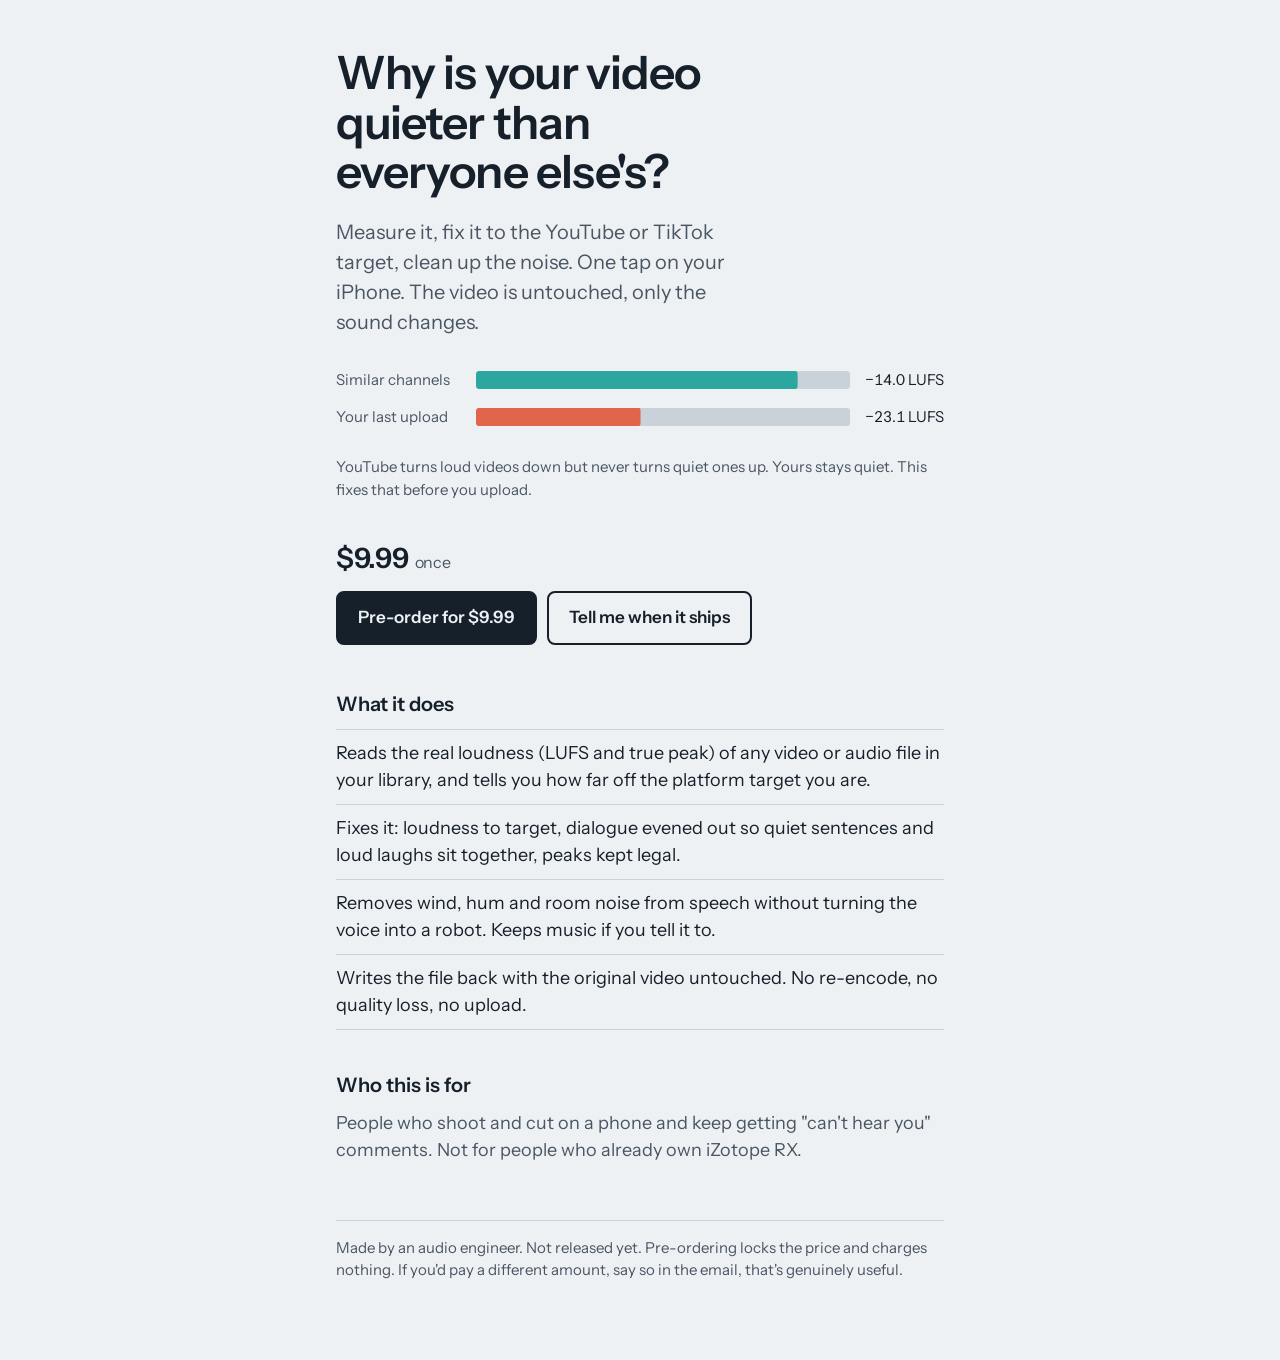
<file: loud/index.html>
<!doctype html>
<html lang="en">
<head>
<meta charset="utf-8">
<meta name="viewport" content="width=device-width, initial-scale=1">
<title>Loud for iPhone</title>
<meta name="description" content="Measure your video's loudness, fix it to the YouTube or TikTok target, clean the noise. One tap on iPhone, nothing uploaded, pay once.">
<link rel="preconnect" href="https://fonts.googleapis.com">
<link href="https://fonts.googleapis.com/css2?family=Instrument+Sans:wght@400;600&display=swap" rel="stylesheet">
<link rel="stylesheet" href="../shared/site.css">
<style>
  .cmp { display: grid; gap: 14px; }
  .bar { display: grid; grid-template-columns: 8.5em 1fr 5.5em; gap: 12px; align-items: center; font-size: 15px; }
  .bar .name { color: var(--ink-soft); }
  .track { height: 18px; background: var(--rule); border-radius: 3px; position: relative; overflow: hidden; }
  .track span { position: absolute; inset: 0; transform-origin: left; border-radius: 3px; }
  .bar .val { text-align: right; font-variant-numeric: tabular-nums; }
  .others .track span { background: var(--teal); transform: scaleX(.86); }
  .you .track span { background: var(--coral); transform: scaleX(.44); animation: fix 4s ease-in-out infinite; }
  @keyframes fix { 0%,35% { transform: scaleX(.44); background: var(--coral) } 50%,90% { transform: scaleX(.86); background: var(--teal) } 100% { transform: scaleX(.44); background: var(--coral) } }
  .you .val { position: relative; height: 1.5em; }
  .you .val span { position: absolute; right: 0; top: 0; }
  .you .val span.b { opacity: 0; animation: swapB 4s ease-in-out infinite; }
  .you .val span.a { animation: swapA 4s ease-in-out infinite; }
  @keyframes swapB { 0%,35% { opacity: 0 } 50%,90% { opacity: 1 } 100% { opacity: 0 } }
  @keyframes swapA { 0%,35% { opacity: 1 } 50%,90% { opacity: 0 } 100% { opacity: 1 } }
  .cap { margin-top: 28px; font-size: 15px; color: var(--ink-soft); }
  @media (max-width: 420px) {
    .bar { grid-template-columns: 6.2em 1fr 5.4em; gap: 8px; font-size: 14px; }
  }
</style>
</head>
<body data-product="loud">
<main>
  <h1>Why is your video quieter than everyone else's?</h1>
  <p class="lede">Measure it, fix it to the YouTube or TikTok target, clean up the noise. One tap on your iPhone. The video is untouched, only the sound changes.</p>

  <div class="widget anim" aria-label="Your video's loudness compared with similar channels, then corrected to the target">
    <div class="cmp">
      <div class="bar others"><span class="name">Similar channels</span><div class="track"><span></span></div><span class="val">−14.0 LUFS</span></div>
      <div class="bar you"><span class="name">Your last upload</span><div class="track"><span></span></div><span class="val"><span class="a">−23.1 LUFS</span><span class="b">−14.0 LUFS</span></span></div>
    </div>
    <p class="cap">YouTube turns loud videos down but never turns quiet ones up. Yours stays quiet. This fixes that before you upload.</p>
  </div>

  <div class="offer"><span class="price">$9.99<small>once</small></span></div>
  <div class="actions">
    <button data-intent="preorder">Pre-order for $9.99</button>
    <button class="quiet" data-intent="waitlist">Tell me when it ships</button>
  </div>

  <h2>What it does</h2>
  <ul class="plain">
    <li>Reads the real loudness (LUFS and true peak) of any video or audio file in your library, and tells you how far off the platform target you are.</li>
    <li>Fixes it: loudness to target, dialogue evened out so quiet sentences and loud laughs sit together, peaks kept legal.</li>
    <li>Removes wind, hum and room noise from speech without turning the voice into a robot. Keeps music if you tell it to.</li>
    <li>Writes the file back with the original video untouched. No re-encode, no quality loss, no upload.</li>
  </ul>

  <h2>Who this is for</h2>
  <p class="who">People who shoot and cut on a phone and keep getting "can't hear you" comments. Not for people who already own iZotope RX.</p>

  <footer>
    <p>Made by an audio engineer. Not released yet. Pre-ordering locks the price and charges nothing. If you'd pay a different amount, say so in the email, that's genuinely useful.</p>
  </footer>
</main>

<dialog id="door">
  <h3>Pre-orders aren't open yet</h3>
  <p></p>
  <form>
    <input type="hidden" name="intent" value="">
    <label for="email">Email</label>
    <input id="email" name="email" type="email" required autocomplete="email" placeholder="you@example.com">
    <div class="row">
      <button type="submit">Save my spot</button>
      <button type="button" class="quiet close">Not now</button>
    </div>
  </form>
  <p class="status" role="status" aria-live="polite"></p>
</dialog>

<script>
window.FORM_ENDPOINT = "https://docs.google.com/forms/u/0/d/e/1FAIpQLSdqDW0pXUSWGzAElcKjd7HV54awDBm3Tc-AyUL9jRlHvtgPzw/formResponse";
window.FORM_FIELDS = { email: "entry.737679371", product: "entry.1248368601", intent: "entry.1203839880", ref: "entry.1298299994" };
</script>
<script src="../shared/form.js"></script>
<script defer src="https://static.cloudflareinsights.com/beacon.min.js" data-cf-beacon='{"token": "515a333658b34f6db5a9d97d8aa2c503"}'></script>
</body>
</html>
</file>
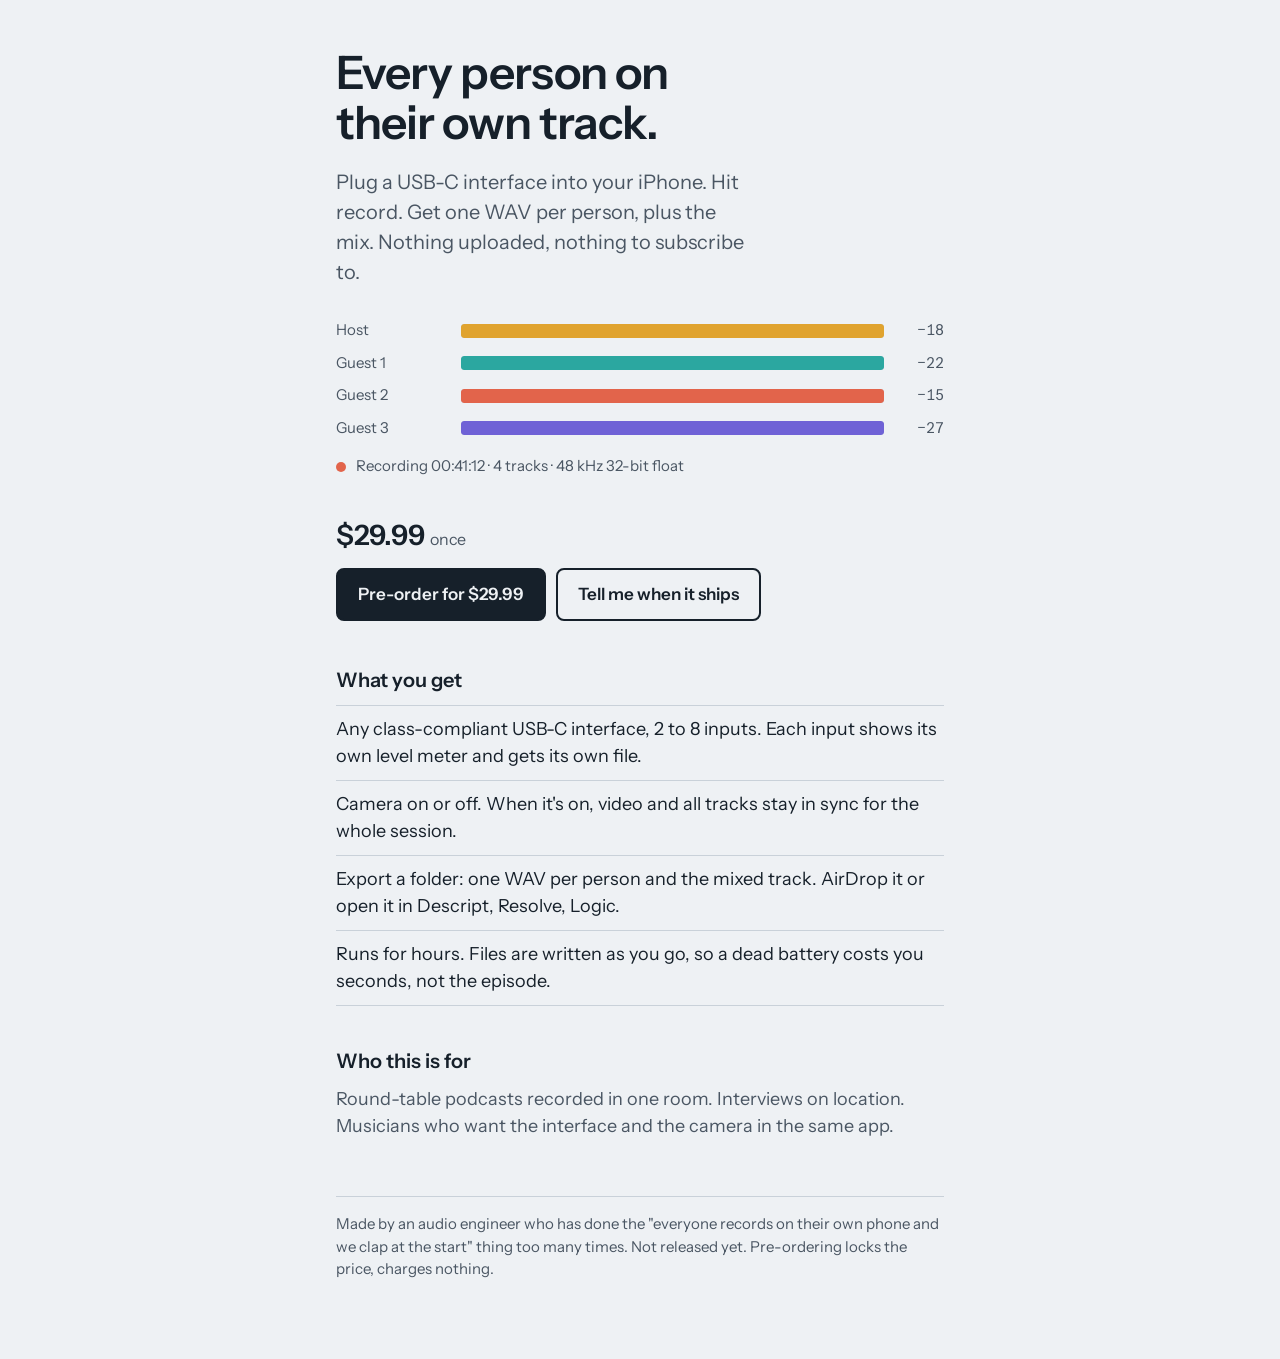
<file: tracks/index.html>
<!doctype html>
<html lang="en">
<head>
<meta charset="utf-8">
<meta name="viewport" content="width=device-width, initial-scale=1">
<title>Tracks for iPhone</title>
<meta name="description" content="Plug a USB-C interface into your iPhone and record every person to their own track. One WAV per person plus the mix. Pay once.">
<link rel="preconnect" href="https://fonts.googleapis.com">
<link href="https://fonts.googleapis.com/css2?family=Instrument+Sans:wght@400;600&display=swap" rel="stylesheet">
<link rel="stylesheet" href="../shared/site.css">
<style>
  .lanes { display: grid; gap: 10px; }
  .lane { display: grid; grid-template-columns: 7.5em 1fr 3.2em; align-items: center; gap: 12px; font-size: 15px; }
  .lane .name { color: var(--ink-soft); white-space: nowrap; overflow: hidden; text-overflow: ellipsis; }
  .meter { height: 14px; background: var(--rule); border-radius: 3px; overflow: hidden; position: relative; }
  .meter span { position: absolute; inset: 0; transform-origin: left; border-radius: 3px; }
  .lane .db { text-align: right; font-variant-numeric: tabular-nums; color: var(--ink-soft); }
  .lane:nth-child(1) .meter span { background: var(--amber); animation: m1 2.6s ease-in-out infinite; }
  .lane:nth-child(2) .meter span { background: var(--teal); animation: m2 3.1s ease-in-out infinite; }
  .lane:nth-child(3) .meter span { background: var(--coral); animation: m3 2.2s ease-in-out infinite; }
  .lane:nth-child(4) .meter span { background: var(--violet); animation: m4 3.5s ease-in-out infinite; }
  @keyframes m1 { 0%,100% { transform: scaleX(.62) } 40% { transform: scaleX(.18) } 70% { transform: scaleX(.78) } }
  @keyframes m2 { 0%,100% { transform: scaleX(.22) } 30% { transform: scaleX(.70) } 60% { transform: scaleX(.35) } }
  @keyframes m3 { 0%,100% { transform: scaleX(.40) } 50% { transform: scaleX(.12) } 80% { transform: scaleX(.66) } }
  @keyframes m4 { 0%,100% { transform: scaleX(.15) } 45% { transform: scaleX(.58) } 75% { transform: scaleX(.26) } }
  .rec { display: flex; align-items: center; gap: 10px; margin-top: 16px; font-size: 15px; color: var(--ink-soft); }
  .rec i { width: 10px; height: 10px; border-radius: 50%; background: var(--coral); display: inline-block; }
  @media (max-width: 420px) {
    .lane { grid-template-columns: 5.2em 1fr 2.6em; gap: 8px; font-size: 14px; }
    .rec { font-size: 14px; }
  }
</style>
</head>
<body data-product="tracks">
<main>
  <h1>Every person on their own track.</h1>
  <p class="lede">Plug a USB-C interface into your iPhone. Hit record. Get one WAV per person, plus the mix. Nothing uploaded, nothing to subscribe to.</p>

  <div class="widget anim" aria-label="Four people recording to four separate tracks">
    <div class="lanes">
      <div class="lane"><span class="name">Host</span><div class="meter"><span></span></div><span class="db">−18</span></div>
      <div class="lane"><span class="name">Guest 1</span><div class="meter"><span></span></div><span class="db">−22</span></div>
      <div class="lane"><span class="name">Guest 2</span><div class="meter"><span></span></div><span class="db">−15</span></div>
      <div class="lane"><span class="name">Guest 3</span><div class="meter"><span></span></div><span class="db">−27</span></div>
    </div>
    <div class="rec"><i></i>Recording 00:41:12 · 4 tracks · 48 kHz 32-bit float</div>
  </div>

  <div class="offer"><span class="price">$29.99<small>once</small></span></div>
  <div class="actions">
    <button data-intent="preorder">Pre-order for $29.99</button>
    <button class="quiet" data-intent="waitlist">Tell me when it ships</button>
  </div>

  <h2>What you get</h2>
  <ul class="plain">
    <li>Any class-compliant USB-C interface, 2 to 8 inputs. Each input shows its own level meter and gets its own file.</li>
    <li>Camera on or off. When it's on, video and all tracks stay in sync for the whole session.</li>
    <li>Export a folder: one WAV per person and the mixed track. AirDrop it or open it in Descript, Resolve, Logic.</li>
    <li>Runs for hours. Files are written as you go, so a dead battery costs you seconds, not the episode.</li>
  </ul>

  <h2>Who this is for</h2>
  <p class="who">Round-table podcasts recorded in one room. Interviews on location. Musicians who want the interface and the camera in the same app.</p>

  <footer>
    <p>Made by an audio engineer who has done the "everyone records on their own phone and we clap at the start" thing too many times. Not released yet. Pre-ordering locks the price, charges nothing.</p>
  </footer>
</main>

<dialog id="door">
  <h3>Pre-orders aren't open yet</h3>
  <p></p>
  <form>
    <input type="hidden" name="intent" value="">
    <label for="email">Email</label>
    <input id="email" name="email" type="email" required autocomplete="email" placeholder="you@example.com">
    <div class="row">
      <button type="submit">Save my spot</button>
      <button type="button" class="quiet close">Not now</button>
    </div>
  </form>
  <p class="status" role="status" aria-live="polite"></p>
</dialog>

<script>
window.FORM_ENDPOINT = "https://docs.google.com/forms/u/0/d/e/1FAIpQLSdqDW0pXUSWGzAElcKjd7HV54awDBm3Tc-AyUL9jRlHvtgPzw/formResponse";
window.FORM_FIELDS = { email: "entry.737679371", product: "entry.1248368601", intent: "entry.1203839880", ref: "entry.1298299994" };
</script>
<script src="../shared/form.js"></script>
<script defer src="https://static.cloudflareinsights.com/beacon.min.js" data-cf-beacon='{"token": "515a333658b34f6db5a9d97d8aa2c503"}'></script>
</body>
</html>
</file>
<file: shared/site.css>
:root {
  --paper: #eef1f4;
  --ink: #16202a;
  --ink-soft: #4a5663;
  --rule: #c9d1d9;
  --field: #ffffff;
  --amber: #e0a32e;
  --teal: #2ba7a0;
  --coral: #e2644b;
  --violet: #6f62d6;
  --ok: #2b8a5e;
}
@media (prefers-color-scheme: dark) {
  :root:not([data-theme="light"]) {
    --paper: #141a20; --ink: #eef1f4; --ink-soft: #a3adb8; --rule: #2d3740; --field: #1c242c;
  }
}
:root[data-theme="dark"] {
  --paper: #141a20; --ink: #eef1f4; --ink-soft: #a3adb8; --rule: #2d3740; --field: #1c242c;
}
* { box-sizing: border-box; }
html { -webkit-text-size-adjust: 100%; }
body {
  margin: 0;
  background: var(--paper);
  color: var(--ink);
  font-family: "Instrument Sans", system-ui, -apple-system, sans-serif;
  font-size: 18px;
  line-height: 1.5;
}
main { max-width: 640px; margin: 0 auto; padding: 48px 16px 64px; }
h1 {
  font-size: clamp(32px, 7vw, 46px);
  line-height: 1.08;
  letter-spacing: -0.02em;
  font-weight: 600;
  margin: 0 0 20px;
  max-width: 14ch;
}
.lede { font-size: 20px; color: var(--ink-soft); margin: 0 0 32px; max-width: 32ch; }
.widget { margin: 0 0 36px; }
.offer { display: flex; flex-wrap: wrap; gap: 12px 16px; align-items: center; margin-bottom: 12px; }
.price { font-size: 28px; font-weight: 600; letter-spacing: -0.01em; }
.price small { font-size: 16px; font-weight: 400; color: var(--ink-soft); margin-left: 6px; }
.actions { display: flex; flex-wrap: wrap; gap: 10px; margin-bottom: 44px; }
button, .btn {
  font: inherit; font-weight: 600; font-size: 17px;
  padding: 12px 20px; border-radius: 8px; cursor: pointer;
  border: 2px solid var(--ink); background: var(--ink); color: var(--paper);
}
button.quiet { background: transparent; color: var(--ink); }
button:focus-visible, input:focus-visible { outline: 3px solid var(--teal); outline-offset: 2px; }
h2 { font-size: 20px; font-weight: 600; margin: 40px 0 10px; }
p { margin: 0 0 14px; }
ul.plain { padding: 0; margin: 0 0 14px; list-style: none; }
ul.plain li { padding: 10px 0; border-top: 1px solid var(--rule); }
ul.plain li:last-child { border-bottom: 1px solid var(--rule); }
.who { color: var(--ink-soft); }
footer { margin-top: 56px; padding-top: 16px; border-top: 1px solid var(--rule); color: var(--ink-soft); font-size: 15px; }
footer a { color: inherit; }

/* dialog form */
dialog {
  border: 0; border-radius: 12px; padding: 28px 24px; max-width: 420px; width: calc(100% - 32px);
  background: var(--field); color: var(--ink);
}
dialog::backdrop { background: rgba(22, 32, 42, 0.55); }
dialog h3 { margin: 0 0 6px; font-size: 22px; }
dialog p { color: var(--ink-soft); font-size: 16px; }
dialog label { display: block; font-size: 15px; margin: 16px 0 6px; }
dialog input[type="email"] {
  width: 100%; font: inherit; padding: 11px 12px; border-radius: 8px;
  border: 1.5px solid var(--rule); background: var(--paper); color: var(--ink);
}
dialog .row { display: flex; gap: 10px; margin-top: 16px; }
dialog .done { color: var(--ok); font-weight: 600; }
dialog .err { color: var(--coral); }

@media (prefers-reduced-motion: reduce) {
  .anim, .anim * { animation: none !important; transition: none !important; }
}
</file>
